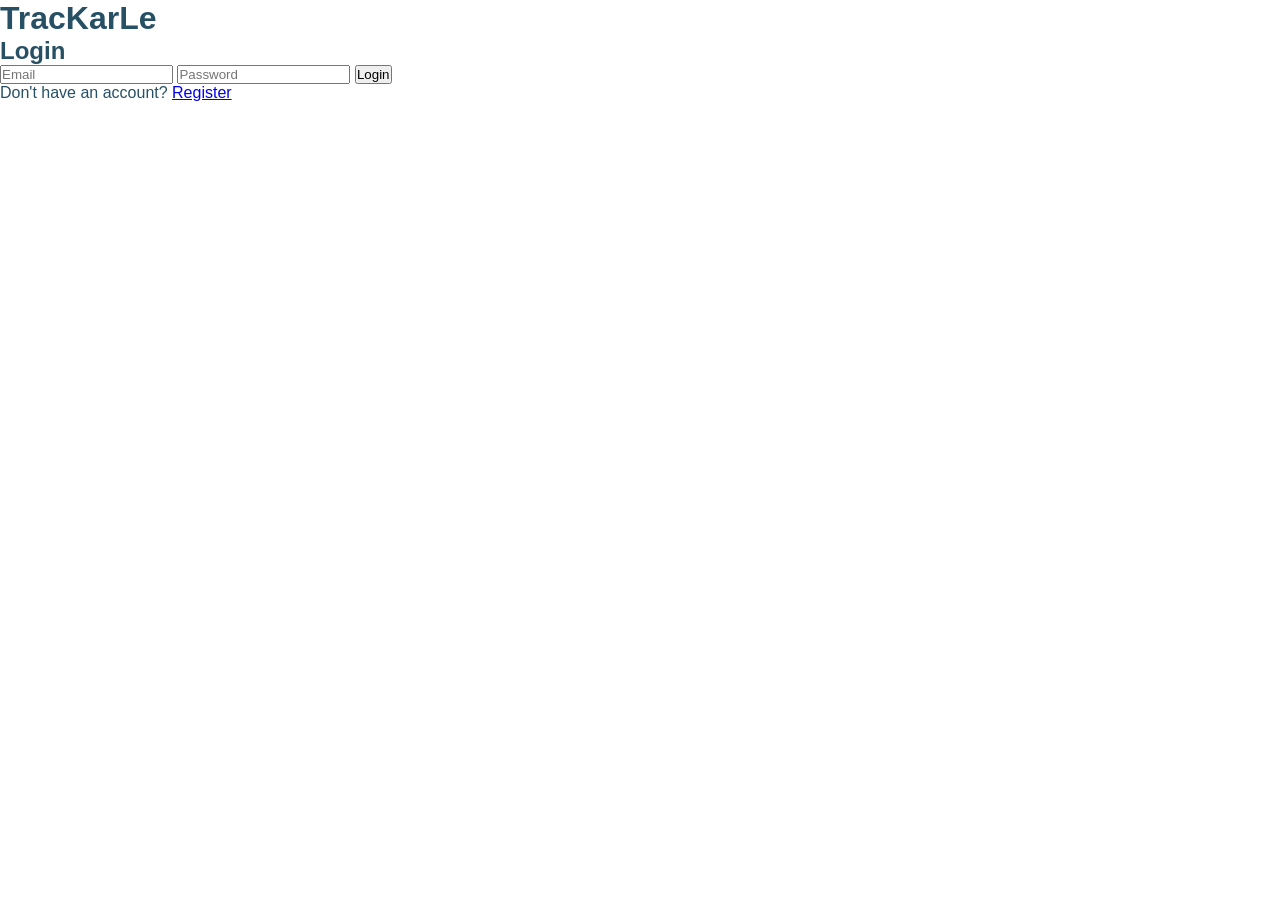
<file: index.html>
<!DOCTYPE html>
<html lang="en">

<head>
    <meta charset="UTF-8">
    <meta name="viewport" content="width=device-width, initial-scale=1.0">

    <title>TracKarLe Login</title>

    <link rel="stylesheet" href="style.css">
</head>

<body>
<div class = "login container">
    <h1> TracKarLe</h1>
    
    <h2>Login</h2>
    
    <input
    type="email"
    id="email"
    placeholder="Email"
    >

    <input  
    type="password"
    id="password"
    placeholder="Password"
    >
        <button onclick="login()">Login</button>

        <p>
            Don't have an account?
            <a href="#">Register</a>
        </p>

        


</div>
<script src="script.js"></script>

</body>

</html>
</file>
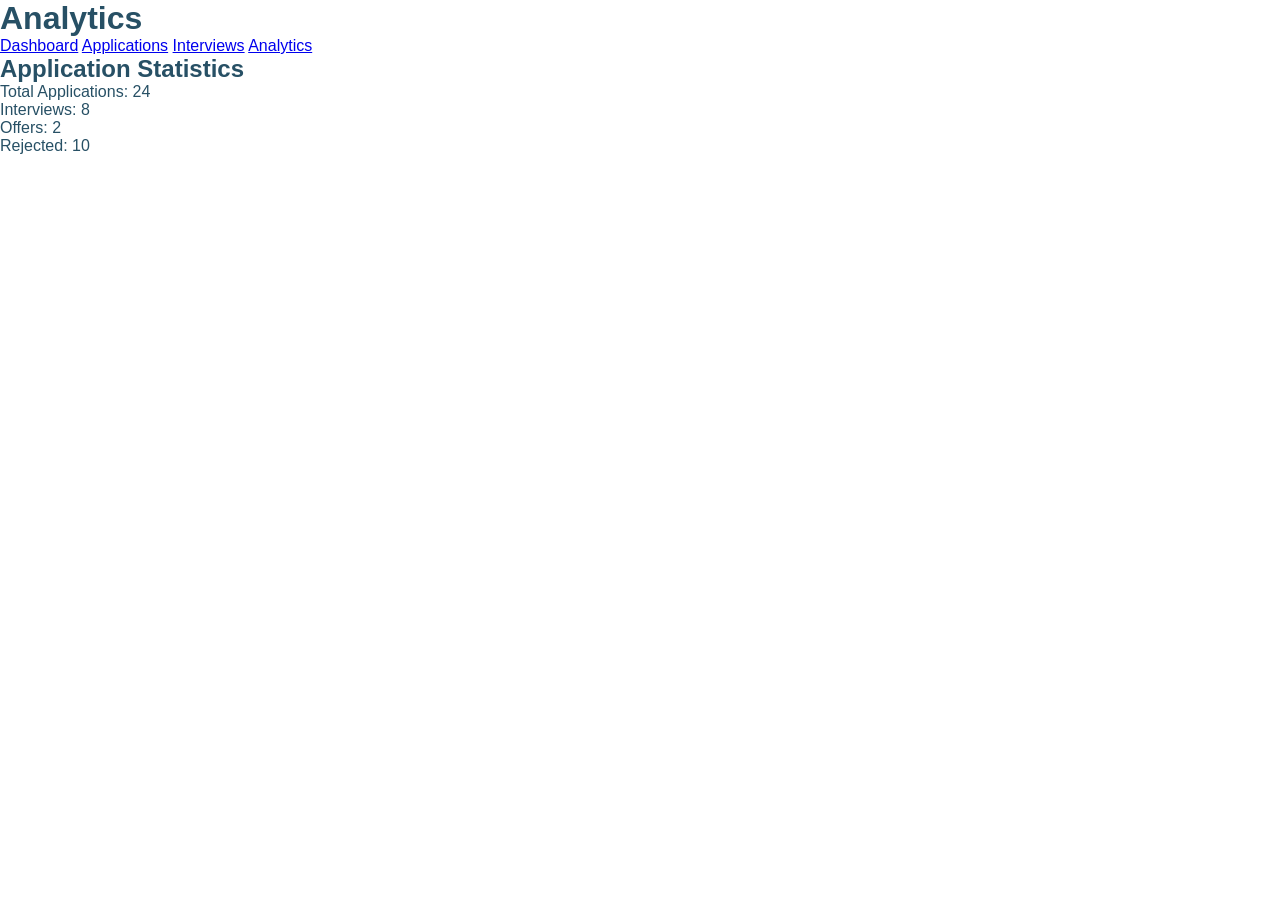
<file: analytics.html>
<!DOCTYPE html>
<html lang="en">

<head>

    <meta charset="UTF-8">

    <meta
        name="viewport"
        content="width=device-width, initial-scale=1.0"
    >

    <title>TracKarLe - Analytics</title>

    <link rel="stylesheet" href="style.css">

</head>

<body>

    <h1>Analytics</h1>

    <nav>

        <a href="dashboard.html">Dashboard</a>

        <a href="applications.html">Applications</a>

        <a href="interviews.html">Interviews</a>

        <a href="analytics.html">Analytics</a>

    </nav>

    <h2>Application Statistics</h2>

    <p>Total Applications: 24</p>

    <p>Interviews: 8</p>

    <p>Offers: 2</p>

    <p>Rejected: 10</p>

</body>

</html>
</file>
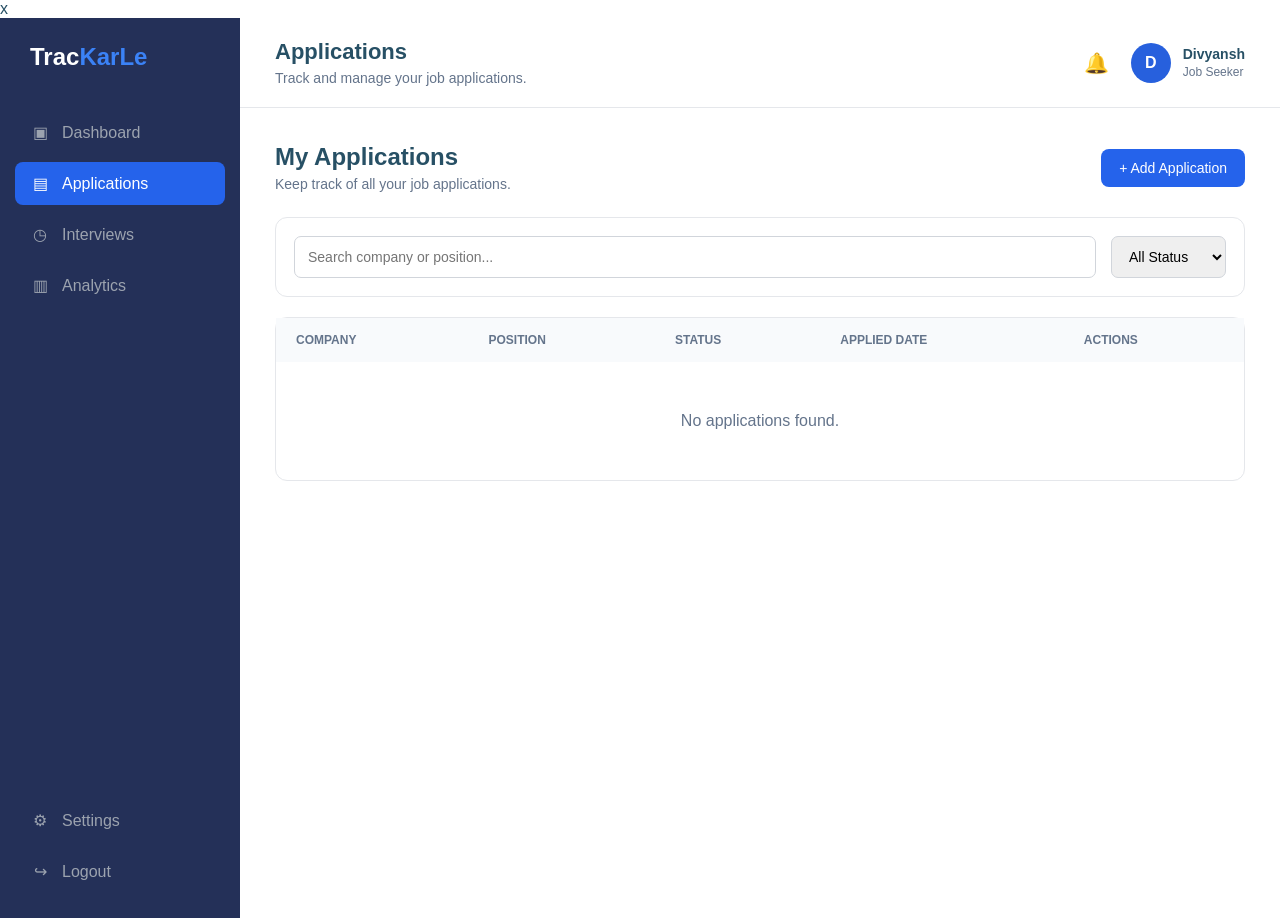
<file: applications.html>
x<!DOCTYPE html>
<html lang="en">

<head>

    <meta charset="UTF-8">

    <meta name="viewport" content="width=device-width, initial-scale=1.0">

    <title>TracKarLe - Applications</title>

    <link rel="stylesheet" href="style.css">

</head>

<body>

    <div class="app">

        <aside class="sidebar">

            <div class="logo">
                <h1>Trac<span>KarLe</span></h1>
            </div>

            <nav class="sidebar-nav">

                <a href="dashboard.html" class="nav-link">
                    <span>▣</span>
                    Dashboard
                </a>

                <a href="applications.html" class="nav-link active">
                    <span>▤</span>
                    Applications
                </a>

                <a href="interviews.html" class="nav-link">
                    <span>◷</span>
                    Interviews
                </a>

                <a href="analytics.html" class="nav-link">
                    <span>▥</span>
                    Analytics
                </a>

            </nav>

            <div class="sidebar-bottom">

                <a href="#" class="nav-link">
                    <span>⚙</span>
                    Settings
                </a>

                <a href="index.html" class="nav-link">
                    <span>↪</span>
                    Logout
                </a>

            </div>

        </aside>

        <main class="main-content">
    
            <header class="topbar">

                <div>

                    <h2>Applications</h2>

                    <p class="welcome-text">
                        Track and manage your job applications.
                    </p>

                </div>

                <div class="profile">

                    <div class="notification">
                        🔔
                    </div>

                    <div class="avatar">
                        D
                    </div>

                    <div class="profile-info">

                        <strong>Divyansh</strong>

                        <span>Job Seeker</span>

                    </div>

                </div>

            </header>

            <section class="dashboard">

                <div class="applications-header">

                    <div>

                        <h2>My Applications</h2>

                        <p>
                            Keep track of all your job applications.
                        </p>

                    </div>

                    <button
                        class="primary-btn"
                        id="addApplicationBtn"
                    >
                        + Add Application
                    </button>

                </div>

                <div class="filters">

                    <input
                        type="text"
                        id="searchInput"
                        placeholder="Search company or position..."
                    >

                    <select id="statusFilter">

                        <option value="all">
                            All Status
                        </option>

                        <option value="Applied">
                            Applied
                        </option>

                        <option value="Interview">
                            Interview
                        </option>

                        <option value="Offer">
                            Offer
                        </option>

                        <option value="Rejected">
                            Rejected
                        </option>

                        <option value="Withdrawn">
                            Withdrawn
                        </option>

                    </select>

                </div>

                <div class="applications-card">

                    <table>

                        <thead>

                            <tr>

                                <th>Company</th>

                                <th>Position</th>

                                <th>Status</th>

                                <th>Applied Date</th>

                                <th>Actions</th>

                            </tr>

                        </thead>

                        <tbody id="applicationsTable">

                        </tbody>

                    </table>

                    <div
                        id="emptyMessage"
                        class="empty-message"
                    >
                        No applications found.
                    </div>

                </div>

            </section>

        </main>

    </div>

    <div
        class="modal-overlay"
        id="applicationModal"
    >

        <div class="modal">

            <div class="modal-header">

                <div>

                    <h2 id="modalTitle">
                        Add Application
                    </h2>

                    <p>
                        Add a new job application.
                    </p>

                </div>

                <button
                    class="close-btn"
                    id="closeModalBtn"
                >
                    ×
                </button>

            </div>


            <form id="applicationForm">

                <input
                    type="hidden"
                    id="editId"
                >


                <div class="form-group">

                    <label for="company">
                        Company Name
                    </label>

                    <input
                        type="text"
                        id="company"
                        placeholder="e.g. Google"
                        required
                    >

                </div>


                <div class="form-group">

                    <label for="position">
                        Job Position
                    </label>

                    <input
                        type="text"
                        id="position"
                        placeholder="e.g. Frontend Intern"
                        required
                    >

                </div>


                <div class="form-row">

                    <div class="form-group">

                        <label for="status">
                            Status
                        </label>

                        <select id="status">

                            <option value="Applied">
                                Applied
                            </option>

                            <option value="Interview">
                                Interview
                            </option>

                            <option value="Offer">
                                Offer
                            </option>

                            <option value="Rejected">
                                Rejected
                            </option>

                            <option value="Withdrawn">
                                Withdrawn
                            </option>

                        </select>

                    </div>


                    <div class="form-group">

                        <label for="date">
                            Applied Date
                        </label>

                        <input
                            type="date"
                            id="date"
                            required
                        >

                    </div>

                </div>

                <div class="form-row">

    <div class="form-group">

        <label for="location">
            Location
        </label>

        <input
            type="text"
            id="location"
            placeholder="e.g. Bangalore / Remote"
        >

    </div>


    <div class="form-group">

        <label for="jobType">
            Job Type
        </label>

        <select id="jobType">

            <option value="Full-time">
                Full-time
            </option>

            <option value="Internship">
                Internship
            </option>

            <option value="Part-time">
                Part-time
            </option>

            <option value="Contract">
                Contract
            </option>

        </select>

    </div>

</div>

<div class="form-group">

    <label for="salary">
        Salary / Stipend
    </label>

    <input
        type="text"
        id="salary"
        placeholder="e.g. ₹50,000/month"
    >

</div>


                <div class="form-group">

                    <label for="jobUrl">
                        Job URL
                    </label>

                    <input
                        type="url"
                        id="jobUrl"
                        placeholder="https://..."
                    >

                </div>


                <div class="form-group">

                    <label for="notes">
                        Notes
                    </label>

                    <textarea
                        id="notes"
                        placeholder="Add notes..."
                    ></textarea>

                </div>


                <div class="modal-actions">

                    <button
                        type="button"
                        class="cancel-btn"
                        id="cancelBtn"
                    >
                        Cancel
                    </button>

                    <button
                        type="submit"
                        class="primary-btn"
                    >
                        Save Application
                    </button>

                </div>

            </form>

        </div>

    </div>


    <script src="script.js"></script>

</body>

</html>
</file>
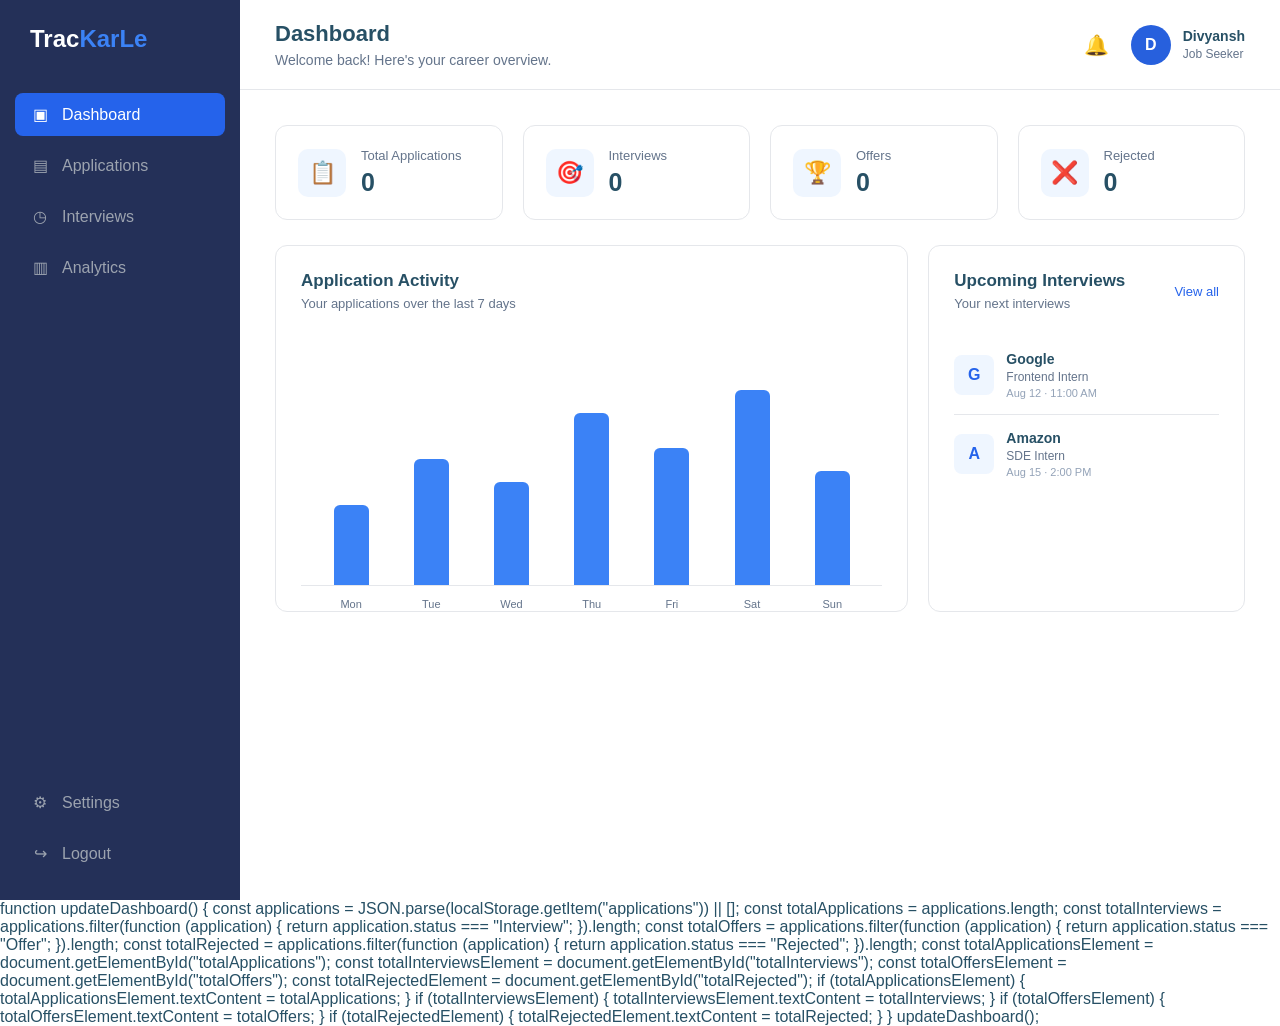
<file: Dashboard.html>
<!DOCTYPE html>
<html lang="en">

<head>

    <meta charset="UTF-8">

    <meta
        name="viewport"
        content="width=device-width, initial-scale=1.0"
    >

    <title>TracKarLe - Dashboard</title>

    <link rel="stylesheet" href="style.css">

</head>

<body>

    <div class="app">
        <aside class="sidebar">

            <div class="logo">
                <h1>Trac<span>KarLe</span></h1>
            </div>

            <nav class="sidebar-nav">

                <a href="dashboard.html" class="nav-link active">
                    <span>▣</span>
                    Dashboard
                </a>

                <a href="applications.html" class="nav-link">
                    <span>▤</span>
                    Applications
                </a>

                <a href="interviews.html" class="nav-link">
                    <span>◷</span>
                    Interviews
                </a>

                <a href="analytics.html" class="nav-link">
                    <span>▥</span>
                    Analytics
                </a>

            </nav>

            <div class="sidebar-bottom">

                <a href="#" class="nav-link">
                    <span>⚙</span>
                    Settings
                </a>

                <a href="index.html" class="nav-link logout">
                    <span>↪</span>
                    Logout
                </a>

            </div>

        </aside>

        <main class="main-content">
            <header class="topbar">

                <div>

                    <h2>Dashboard</h2>

                    <p class="welcome-text">
                        Welcome back! Here's your career overview.
                    </p>

                </div>

                <div class="profile">

                    <div class="notification">
                        🔔
                    </div>

            <div class="avatar">
                        D
                    </div>
                    <div class="profile-info">

                        <strong>Divyansh</strong>

                        <span>Job Seeker</span>

                    </div>

                </div>

            </header>
            <section class="dashboard">

       

                <div class="stats-grid">

                    <div class="stat-card">

                        <div class="stat-icon">
                            📋
                        </div>

                        <div>
                            <p>Total Applications</p>
                            <h3 id="totalApplications">0</h3>
                        </div>

                    </div>


                    <div class="stat-card">

                        <div class="stat-icon">
                            🎯
                        </div>

                        <div>
                            <p>Interviews</p>
                            <h3 id="totalInterviews">0</h3>
                        </div>

                    </div>


                    <div class="stat-card">

                        <div class="stat-icon">
                            🏆
                        </div>

                        <div>
                            <p>Offers</p>
                            <h3 id="totalOffers">0</h3>
                        </div>

                    </div>


                    <div class="stat-card">

                        <div class="stat-icon">
                            ❌
                        </div>

                        <div>
                            <p>Rejected</p>
                            <h3 id="totalRejected">0</h3>
                        </div>

                    </div>

                </div>

                <div class="dashboard-grid">

                    <div class="card activity-card">

                        <div class="card-header">

                            <div>

                                <h3>Application Activity</h3>

                                <p>
                                    Your applications over the last 7 days
                                </p>

                            </div>

                        </div>

                        <div class="chart-placeholder">

                            <div class="chart-bar" style="height: 35%;">
                                <span>Mon</span>
                            </div>

                            <div class="chart-bar" style="height: 55%;">
                                <span>Tue</span>
                            </div>

                            <div class="chart-bar" style="height: 45%;">
                                <span>Wed</span>
                            </div>

                            <div class="chart-bar" style="height: 75%;">
                                <span>Thu</span>
                            </div>

                            <div class="chart-bar" style="height: 60%;">
                                <span>Fri</span>
                            </div>

                            <div class="chart-bar" style="height: 85%;">
                                <span>Sat</span>
                            </div>

                            <div class="chart-bar" style="height: 50%;">
                                <span>Sun</span>
                            </div>

                        </div>

                    </div>


                    <div class="card">

                        <div class="card-header">

                            <div>

                                <h3>Upcoming Interviews</h3>

                                <p>
                                    Your next interviews
                                </p>

                            </div>

                            <a href="interviews.html">
                                View all
                            </a>

                        </div>


                        <div class="interview-item">

                            <div class="company-logo">
                                G
                            </div>

                            <div class="interview-details">

                                <strong>Google</strong>

                                <span>Frontend Intern</span>

                                <small>
                                    Aug 12 · 11:00 AM
                                </small>

                            </div>

                        </div>


                        <div class="interview-item">

                            <div class="company-logo">
                                A
                            </div>

                            <div class="interview-details">

                                <strong>Amazon</strong>

                                <span>SDE Intern</span>

                                <small>
                                    Aug 15 · 2:00 PM
                                </small>

                            </div>

                        </div>

                    </div>

                </div>

            </section>

        </main>

    </div>

    <script src="script.js"></script>
    function updateDashboard() {

    const applications =
        JSON.parse(localStorage.getItem("applications")) || [];


    const totalApplications =
        applications.length;


    const totalInterviews =
        applications.filter(function (application) {

            return application.status === "Interview";

        }).length;


    const totalOffers =
        applications.filter(function (application) {

            return application.status === "Offer";

        }).length;


    const totalRejected =
        applications.filter(function (application) {

            return application.status === "Rejected";

        }).length;


    const totalApplicationsElement =
        document.getElementById("totalApplications");

    const totalInterviewsElement =
        document.getElementById("totalInterviews");

    const totalOffersElement =
        document.getElementById("totalOffers");

    const totalRejectedElement =
        document.getElementById("totalRejected");


    if (totalApplicationsElement) {

        totalApplicationsElement.textContent =
            totalApplications;

    }


    if (totalInterviewsElement) {

        totalInterviewsElement.textContent =
            totalInterviews;

    }


    if (totalOffersElement) {

        totalOffersElement.textContent =
            totalOffers;

    }


    if (totalRejectedElement) {

        totalRejectedElement.textContent =
            totalRejected;

    }

}


updateDashboard();

</body>

</html>
</file>
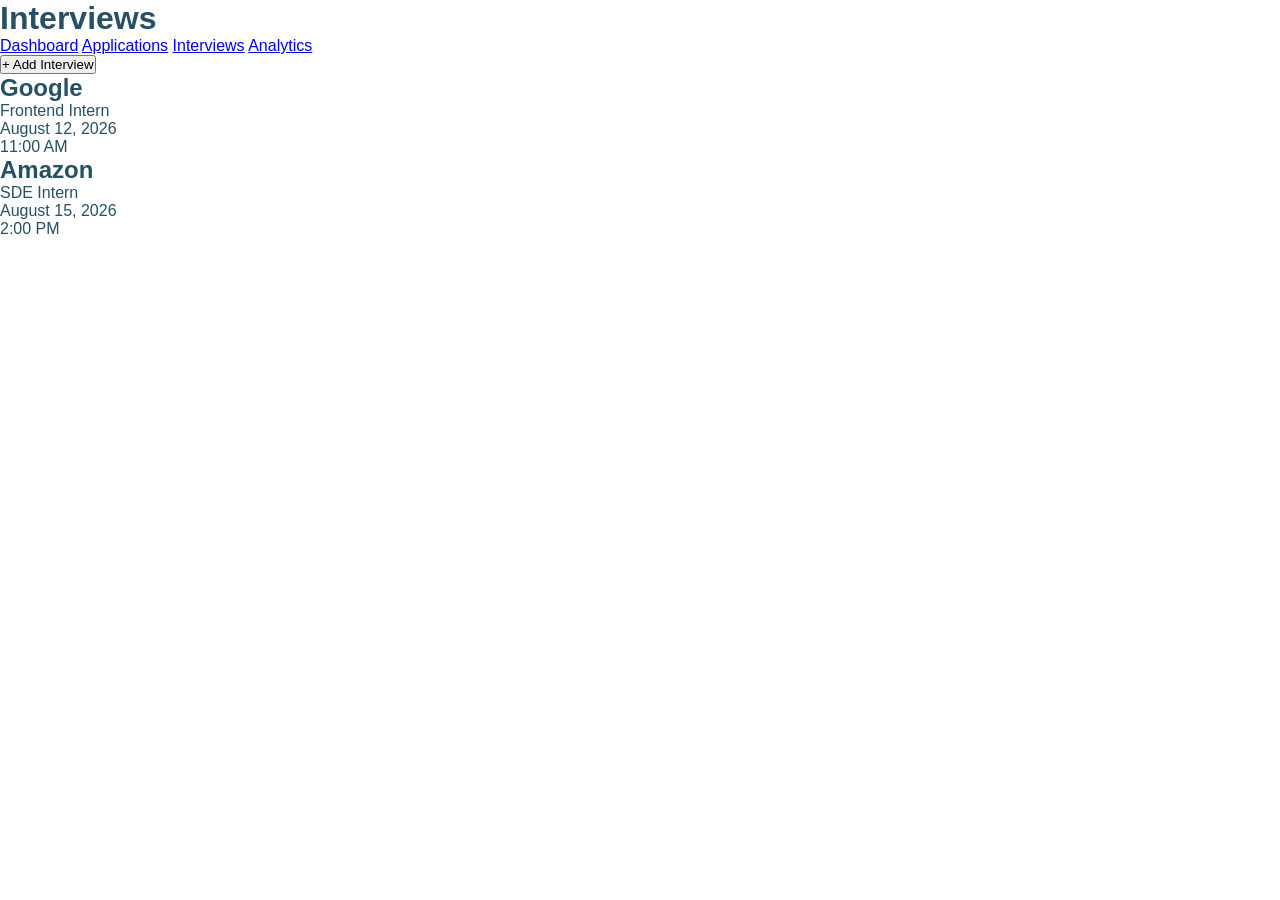
<file: interview.html>
<!DOCTYPE html>
<html lang="en">

<head>

    <meta charset="UTF-8">

    <meta
        name="viewport"
        content="width=device-width, initial-scale=1.0"
    >

    <title>TracKarLe - Interviews</title>

    <link rel="stylesheet" href="style.css">

</head>

<body>

    <h1>Interviews</h1>
    <nav>
        <a href="dashboard.html">Dashboard</a>
        <a href="applications.html">Applications</a>
        <a href="interviews.html">Interviews</a>
        <a href="analytics.html">Analytics</a>

    </nav>
    <button>+ Add Interview</button>
    <div>

        <h2>Google</h2>
        <p>Frontend Intern</p>
        <p>August 12, 2026</p>
        <p>11:00 AM</p>

    </div>
    <div>

        <h2>Amazon</h2>
        <p>SDE Intern</p>

        <p>August 15, 2026</p>
        <p>2:00 PM</p>


        
    </div>

</body>

</html>
</file>
<file: style.css>
/*Reset*/

* {
    margin: 0;
    padding: 0;
    box-sizing: border-box;
}


/* BODY */

body {
    font-family: Arial, sans-serif;
    background-color: white;
    color: #275065;
}


/* APP LAYOUT */

.app {
    display: flex;
    min-height: 100vh;
}


/* SIDEBAR */

.sidebar {
    width: 240px;
    min-height: 100vh;

    background-color: #243058;

    color: white;

    padding: 25px 15px;

    display: flex;
    flex-direction: column;
}


/* LOGO */

.logo {
    padding: 0 15px;
    margin-bottom: 40px;
}

.logo h1 {
    font-size: 24px;
}

.logo span {
    color: #3b82f6;
}


/*NAVIGATION*/

.sidebar-nav {
    display: flex;
    flex-direction: column;

    gap: 8px;
}


.nav-link {
    display: flex;
    align-items: center;

    gap: 12px;

    padding: 12px 15px;

    color: #9ca3af;

    text-decoration: none;

    border-radius: 8px;

    transition: 0.2s;
}


.nav-link:hover {
    background-color: #1f2937;

    color: white;
}


.nav-link.active {
    background-color: #2563eb;

    color: white;
}


.nav-link span {
    width: 20px;

    text-align: center;
}


/* SIDEBAR BOTTOM */

.sidebar-bottom {
    margin-top: auto;

    display: flex;
    flex-direction: column;

    gap: 8px;
}


/* MAIN CONTENT*/

.main-content {
    flex: 1;

    min-width: 0;
}


/* TOPBAR*/
 
.topbar {
    height: 90px;

    background-color: white;

    border-bottom: 1px solid #e5e7eb;

    display: flex;

    align-items: center;

    justify-content: space-between;

    padding: 0 35px;
}


.topbar h2 {
    font-size: 22px;

    margin-bottom: 5px;
}


.welcome-text {
    color: #64748b;

    font-size: 14px;
}


/* PROFILE*/

.profile {
    display: flex;

    align-items: center;

    gap: 12px;
}


.notification {
    font-size: 20px;

    margin-right: 10px;

    cursor: pointer;
}


.avatar {
    width: 40px;
    height: 40px;

    background-color: #2760dd;

    color: white;

    border-radius: 50%;

    display: flex;

    align-items: center;

    justify-content: center;

    font-weight: bold;
}


.profile-info {
    display: flex;

    flex-direction: column;

    gap: 3px;
}


.profile-info strong {
    font-size: 14px;
}


.profile-info span {
    font-size: 12px;

    color: #64748b;
}


/* DASHBOARD*/

.dashboard {
    padding: 35px;
}

.stats-grid {
    display: grid;

    grid-template-columns:
        repeat(4, 1fr);

    gap: 20px;

    margin-bottom: 25px;
}


.stat-card {
    background-color: white;

    border: 1px solid #e5e7eb;

    border-radius: 12px;

    padding: 22px;

    display: flex;

    align-items: center;

    gap: 15px;
}


.stat-icon {
    width: 48px;
    height: 48px;

    border-radius: 10px;

    background-color: #eff6ff;

    display: flex;

    align-items: center;

    justify-content: center;

    font-size: 22px;
}


.stat-card p {
    color: #64748b;

    font-size: 13px;

    margin-bottom: 5px;
}


.stat-card h3 {
    font-size: 25px;
}

.dashboard-grid {
    display: grid;

    grid-template-columns: 2fr 1fr;

    gap: 20px;
}

.card {
    background-color: rgb(255, 255, 255);

    border: 1px solid #e5e7eb;

    border-radius: 12px;

    padding: 25px;
}


.card-header {
    display: flex;

    align-items: center;

    justify-content: space-between;

    margin-bottom: 25px;
}


.card-header h3 {
    font-size: 17px;

    margin-bottom: 5px;
}


.card-header p {
    font-size: 13px;

    color: #64748b;
}


.card-header a {
    color: #2563eb;

    text-decoration: none;

    font-size: 13px;
}

.chart-placeholder {
    height: 250px;

    display: flex;

    align-items: flex-end;

    justify-content: space-around;

    border-bottom: 1px solid #e5e7eb;

    padding: 20px 10px 0;
}


.chart-bar {
    width: 35px;

    background-color: #3b82f6;

    border-radius: 6px 6px 0 0;

    position: relative;

    min-height: 20px;
}


.chart-bar span {
    position: absolute;

    bottom: -25px;

    left: 50%;

    transform: translateX(-50%);

    font-size: 11px;

    color: #64748b;
}
.interview-item {
    display: flex;

    align-items: center;

    gap: 12px;

    padding: 15px 0;

    border-bottom: 1px solid #e5e7eb;
}


.interview-item:last-child {
    border-bottom: none;
}


.company-logo {
    width: 40px;
    height: 40px;

    border-radius: 8px;

    background-color: #eff6ff;

    color: #2563eb;

    display: flex;

    align-items: center;

    justify-content: center;

    font-weight: bold;
}


.interview-details {
    display: flex;

    flex-direction: column;

    gap: 3px;
}


.interview-details strong {
    font-size: 14px;
}


.interview-details span {
    font-size: 12px;

    color: #64748b;
}


.interview-details small {
    font-size: 11px;

    color: #94a3b8;
}

@media (max-width: 1000px) {

    .stats-grid {
        grid-template-columns:
            repeat(2, 1fr);
    }

    .dashboard-grid {
        grid-template-columns: 1fr;
    }

}


@media (max-width: 700px) {

    .sidebar {
        width: 70px;

        padding: 20px 10px;
    }


    .logo h1 {
        font-size: 0;
    }


    .logo h1::after {
        content: "TKL";

        font-size: 20px;
    }


    .nav-link {
        justify-content: center;

        padding: 12px;
    }


    .nav-link:not(.active) span,
    .nav-link span {
        margin: 0;
    }


    .nav-link {
        font-size: 0;
    }


    .nav-link span {
        font-size: 18px;
    }


    .profile-info {
        display: none;
    }


    .topbar {
        padding: 0 20px;
    }


    .dashboard {
        padding: 20px;
    }


    .stats-grid {
        grid-template-columns: 1fr;
    }

}
.applications-header {
    display: flex;
    align-items: center;
    justify-content: space-between;

    margin-bottom: 25px;
}

.applications-header h2 {
    margin-bottom: 5px;
}

.applications-header p {
    color: #64748b;
    font-size: 14px;
}

.primary-btn {
    background-color: #2563eb;
    color: white;

    border: none;
    border-radius: 8px;

    padding: 11px 18px;

    font-size: 14px;

    cursor: pointer;

    transition: 0.2s;
}

.primary-btn:hover {
    background-color: #1d4ed8;
}


/* FILTERS */

.filters {
    background-color: white;

    border: 1px solid #e5e7eb;

    border-radius: 12px;

    padding: 18px;

    display: flex;

    gap: 15px;

    margin-bottom: 20px;
}

.filters input {
    flex: 1;
}

.filters input,
.filters select {
    padding: 11px 13px;

    border: 1px solid #d1d5db;

    border-radius: 7px;

    font-size: 14px;

    outline: none;
}

.filters input:focus,
.filters select:focus {
    border-color: #2563eb;
}


/* APPLICATION TABLE */

.applications-card {
    background-color: white;

    border: 1px solid #e5e7eb;

    border-radius: 12px;

    overKarLe-x: auto;
}

.applications-card table {
    width: 100%;

    border-collapse: collapse;
}

.applications-card th {
    background-color: #f8fafc;

    color: #64748b;

    font-size: 12px;

    text-align: left;

    padding: 15px 20px;

    text-transform: uppercase;
}

.applications-card td {
    padding: 18px 20px;

    border-top: 1px solid #e5e7eb;

    font-size: 14px;
}


/* STATUS */

.status {
    display: inline-block;

    padding: 5px 10px;

    border-radius: 20px;

    font-size: 12px;

    font-weight: 600;
}

.status-applied {
    background-color: #eff6ff;
    color: #2563eb;
}

.status-interview {
    background-color: #fef3c7;
    color: #92400e;
}

.status-offer {
    background-color: #dcfce7;
    color: #166534;
}

.status-rejected {
    background-color: #fee2e2;
    color: #991b1b;
}

.status-withdrawn {
    background-color: #f1f5f9;
    color: #475569;
}


/* ACTION BUTTONS */

.action-btn {
    border: none;

    background: none;

    cursor: pointer;

    margin-right: 10px;

    font-size: 13px;
}

.edit-btn {
    color: #2563eb;
}

.delete-btn {
    color: #dc2626;
}


/* EMPTY MESSAGE */

.empty-message {
    text-align: center;

    padding: 50px;

    color: #64748b;

    display: none;
}
/*modal*/
.modal-overlay {
    position: fixed;

    inset: 0;

    background-color: rgba(15, 23, 42, 0.6);

    display: none;

    align-items: center;

    justify-content: center;

    padding: 20px;

    z-index: 1000;
}

.modal-overlay.show {
    display: flex;
}


.modal {
    background-color: white;

    width: 100%;

    max-width: 550px;

    max-height: 90vh;

    overKarLe-y: auto;

    border-radius: 12px;

    padding: 25px;
}


/* MODAL HEADER */

.modal-header {
    display: flex;

    justify-content: space-between;

    align-items: flex-start;

    margin-bottom: 25px;
}

.modal-header h2 {
    margin-bottom: 5px;
}

.modal-header p {
    color: #64748b;

    font-size: 13px;
}


.close-btn {
    border: none;

    background: none;

    font-size: 28px;

    color: #64748b;

    cursor: pointer;
}


/* FORM */

.form-group {
    display: flex;

    flex-direction: column;

    gap: 7px;

    margin-bottom: 18px;
}

.form-group label {
    font-size: 13px;

    font-weight: 600;

    color: #334155;
}

.form-group input,
.form-group select,
.form-group textarea {
    padding: 11px 12px;

    border: 1px solid #d1d5db;

    border-radius: 7px;

    font-size: 14px;

    font-family: inherit;

    outline: none;
}

.form-group textarea {
    min-height: 90px;

    resize: vertical;
}

.form-group input:focus,
.form-group select:focus,
.form-group textarea:focus {
    border-color: #2563eb;
}


.form-row {
    display: grid;

    grid-template-columns: 1fr 1fr;

    gap: 15px;
}


/* MODAL ACTIONS */

.modal-actions {
    display: flex;

    justify-content: flex-end;

    gap: 10px;

    margin-top: 25px;
}

.cancel-btn {
    background-color: #f1f5f9;

    color: #334155;

    border: none;

    padding: 11px 18px;

    border-radius: 8px;

    cursor: pointer;
}

.cancel-btn:hover {
    background-color: #e2e8f0;
}


/* MOBILE */

@media (max-width: 700px) {

    .applications-header {
        flex-direction: column;

        align-items: flex-start;

        gap: 15px;
    }

    .filters {
        flex-direction: column;
    }

    .form-row {
        grid-template-columns: 1fr;
    }

}
</file>
